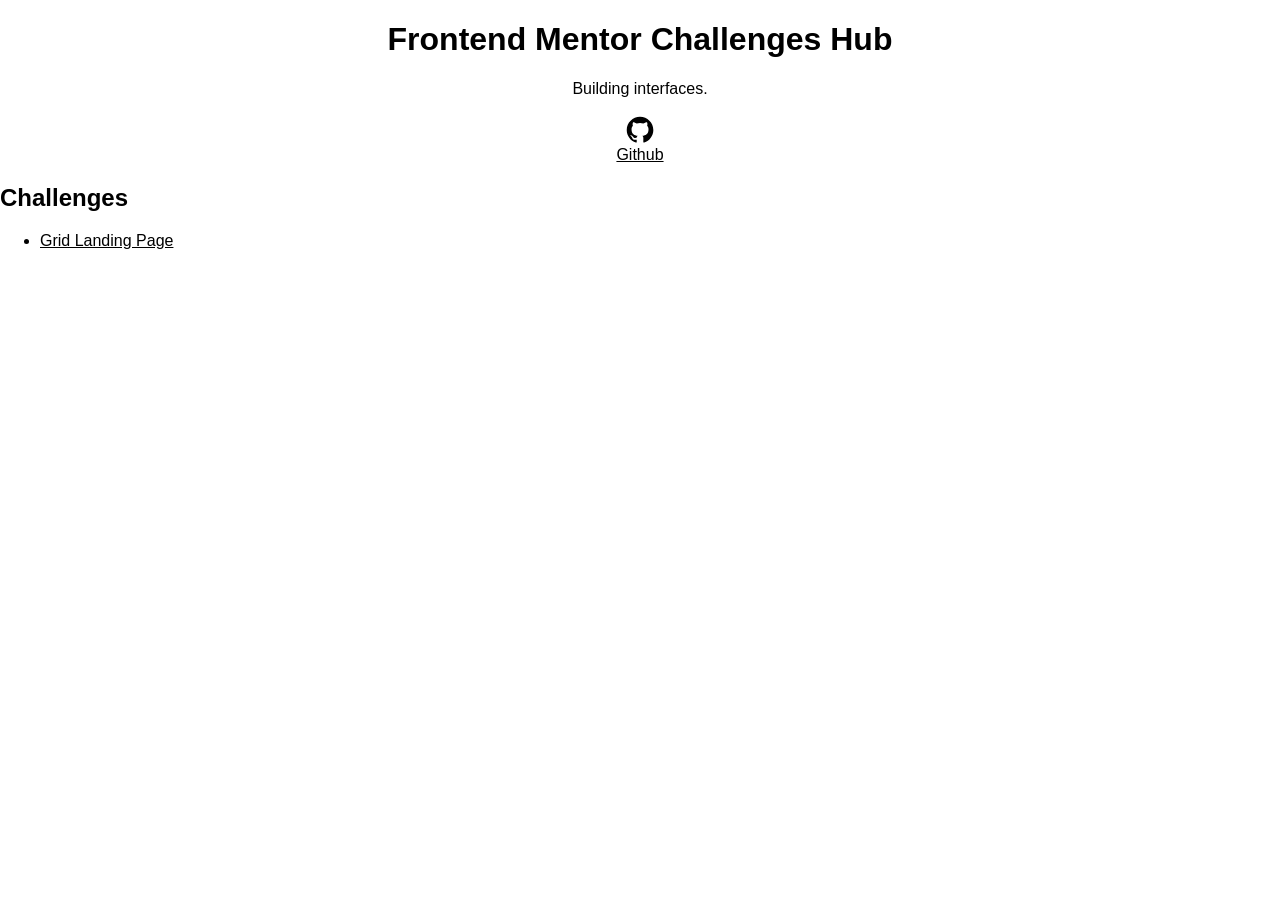
<file: index.html>
<!DOCTYPE html>
<html lang="en">

<head>
    <meta charset="UTF-8">
    <meta name="viewport" content="width=device-width, initial-scale=1.0">
    <title>Site: Front-End Mentor Challenges</title>
    <link rel="stylesheet" href="style.css">
</head>

<body>
    <header class="header">
        <div class="header_content">
            <h1 class="header_title">Frontend Mentor Challenges Hub</h1>
            <p class="header_text">Building interfaces.</p>
        </div>
        <a href="https://github.com/vrroel"><img src="./images/github-logo.svg" alt="">Github</a>
    </header>

    <main>
        <section class="challenges">
            <h2>Challenges</h2>
            <ul>
                <li><a href="./grid-landing-page-main/index.html">Grid Landing Page</a></li>
            </ul>
        </section>
    </main>
</body>

</html>
</file>
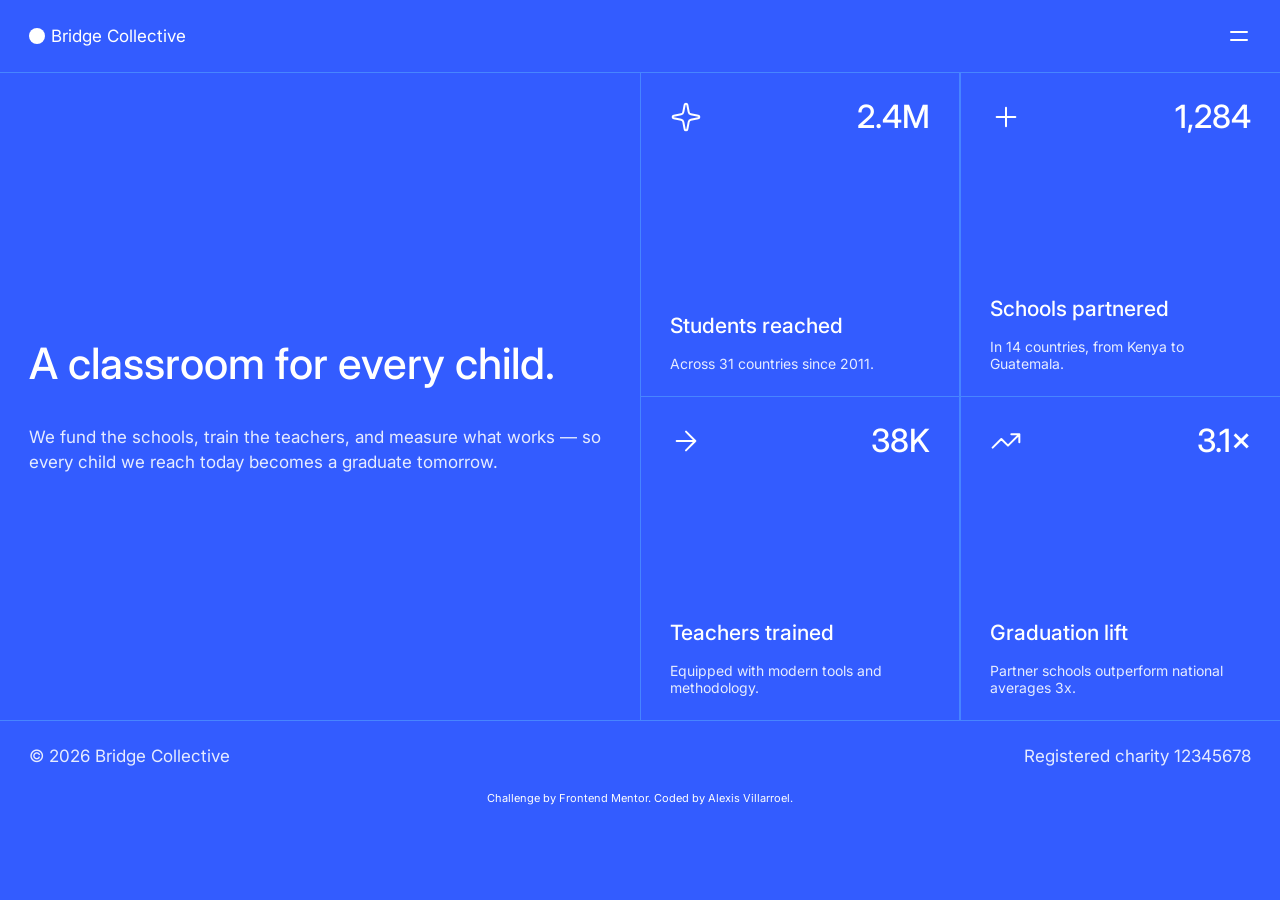
<file: grid-landing-page-main/index.html>
<!doctype html>
<html lang="en">

<head>
  <meta charset="UTF-8" />
  <meta name="viewport" content="width=device-width, initial-scale=1.0" />
  <!-- displays site properly based on user's device -->

  <link rel="icon" type="image/png" sizes="32x32" href="./assets/images/favicon-32x32.png" />

  <title>Frontend Mentor | Grid landing page</title>

  <link rel="preconnect" href="https://fonts.googleapis.com" />
  <link rel="preconnect" href="https://fonts.gstatic.com" crossorigin />
  <link
    href="https://fonts.googleapis.com/css2?family=Inter:ital,opsz,wght@0,14..32,100..900;1,14..32,100..900&display=swap"
    rel="stylesheet" />
  <link rel="stylesheet" href="./css/style.css" />

  <!-- Feel free to remove these styles or customise in your own stylesheet 👍 -->
  <style>
    .attribution {
      font-size: 11px;
      text-align: center;
    }

    .attribution a {
      color: hsl(240, 14%, 99%);
    }
  </style>
</head>

<body>
  <!-- Header -->
  <header class="header">
    <div class="container">
      <p class="brand_logo">Bridge Collective</p>
      <div class="header_menu_icons">
        <img class="menu_icon_open" src="assets/images/icon-menu.svg" alt="" />
        <img class="menu_icon_close close" src="./assets/images/icon-close.svg" alt="" />
      </div>
    </div>
  </header>
  <!-- Nav -->
  <nav class="nav_container close container">
    <ul class="nav_menu">
      <li>
        <a href="https://vrroel.github.io/frontend_mentor_hub/">About</a>
      </li>
      <li>
        <a href="https://vrroel.github.io/frontend_mentor_hub/">Our Work</a>
      </li>
      <li>
        <a href="https://vrroel.github.io/frontend_mentor_hub/">Parthners</a>
      </li>
      <li>
        <a href="https://vrroel.github.io/frontend_mentor_hub/">Annual Report</a>
      </li>
      <li>
        <a href="https://vrroel.github.io/frontend_mentor_hub/">Donate</a>
      </li>
    </ul>
  </nav>

  <div class="grid-container">
    <!-- Hero -->
    <section class="hero to_overlay">
      <div class="container">
        <h1 class="hero_title">A classroom for every child.</h1>
        <p class="hero_text">
          We fund the schools, train the teachers, and measure what works — so
          every child we reach today becomes a graduate tomorrow.
        </p>
      </div>
    </section>

    <main class="main_section to_overlay">
      <!-- Stats -->
      <ul class="stats">
        <li class="stats_item container">
          <div class="stat_value_wrapper">
            <img class="stat_icon" src="./assets/images/icon-sparkle.svg" alt="" />
            <span class="stat_number">2.4M</span>
          </div>
          <div class="stat_details">
            <h2>Students reached</h2>
            <p>Across 31 countries since 2011.</p>
          </div>
        </li>

        <li class="stats_item container">
          <div class="stat_value_wrapper">
            <img class="stat_icon" src="./assets/images/icon-plus.svg" alt="" />
            <span class="stat_number">1,284</span>
          </div>
          <div class="stat_details">
            <h2>Schools partnered</h2>
            <p>In 14 countries, from Kenya to Guatemala.</p>
          </div>
        </li>

        <li class="stats_item container">
          <div class="stat_value_wrapper">
            <img class="stat_icon" src="./assets/images/icon-arrow-right.svg" alt="" />
            <span class="stat_number">38K</span>
          </div>
          <div class="stat_details">
            <h2>Teachers trained</h2>
            <p>Equipped with modern tools and methodology.</p>
          </div>
        </li>

        <li class="stats_item container">
          <div class="stat_value_wrapper">
            <img class="stat_icon" src="./assets/images/icon-trending-up.svg" alt="" />
            <span class="stat_number">3.1×</span>
          </div>
          <div class="stat_details">
            <h2>Graduation lift</h2>
            <p>Partner schools outperform national averages 3x.</p>
          </div>
        </li>
      </ul>
    </main>
  </div>

  <!-- Footer -->
  <footer class="footer container to_overlay">
    <p class="footer_info">© 2026 Bridge Collective</p>
    <p class="footer_info">Registered charity 12345678</p>
  </footer>

  <!-- Menu panel — hidden until the hamburger is activated -->
  <!-- About
  Our Work
  Partners
  Annual Report
  Donate -->

  <div class="attribution">
    Challenge by
    <a href="https://www.frontendmentor.io?ref=challenge">Frontend Mentor</a>.
    Coded by
    <a href="https://vrroel.github.io/frontend_mentor_hub/">Alexis Villarroel</a>.
  </div>
</body>

<script src="./script.js"></script>

</html>
</file>
<file: style.css>
html{
    box-sizing: border-box;
}

body{
    font-family: Arial, Helvetica, sans-serif;
    margin: 0;
}

a{
    /* text-decoration: none; */
    color: inherit;
}

img{
    max-width: 100%;
    display: block;
}

.header {
    /* padding:0 2rem; */
    /* display: flex; */
    justify-content: space-between;
    align-items: center;
    gap: 1rem;
    text-align: center;
}

.header img{
    width: 2rem;
    margin: 0 auto;
}
</file>
<file: grid-landing-page-main/css/style.css>
:root {
  --White: hsl(0, 0%, 100%);
  --Blue_200: hsl(224, 100%, 95%);
  --Blue_400: hsl(220, 100%, 64%);
  --Blue_600: hsl(228, 100%, 60%);
  --Blue_700: hsl(228, 99%, 58%);
  --Blue_dark: hsl(228, 83%, 50%);
  --Black: hsl(0, 0%, 0%);
  /* — used at 25% opacity for the menu overlay */
}

html {
  box-sizing: border-box;
}

body {
  background: var(--Blue_600);
  margin: 0;
  font-family: "Inter", sans-serif;
  color: var(--White);
}

p {
  font-size: 17px;
  margin: 0;
}

a {
  text-decoration: none;
}

ul {
  list-style-type: none;
  margin: 0;
  padding: 0;
}

img {
  display: block;
}

.container {
  padding: 1.5rem 1.8rem;
}

.header .container {
  display: flex;
  justify-content: space-between;
  align-items: center;
  border-bottom: 1px solid var(--Blue_400);
}

.brand_logo {
  display: flex;
  align-items: center;
}

.brand_logo::before {
  content: "";
  width: 1rem;
  height: 1rem;
  background: var(--White);
  display: inline-block;
  margin-right: 6px;
  border-radius: 50%;
}

.header_menu_icons:hover {
  cursor: pointer;
}

.open {
  display: block;
}
.close {
  display: none;
}

.nav_container {
  z-index: 1;
}

.nav_container.container {
  position: absolute;
  background: var(--Blue_600);
  width: 100%;
  padding: 3.2rem 0;
}

.nav_menu {
  text-align: center;
  display: flex;
  flex-direction: column;
  gap: 0.5rem;
  /* align-items: center; */
}

.nav_menu a {
  color: inherit;
  font-size: 2rem;
  display: inline-block;
  text-align: center;
  border-bottom: 2px solid transparent;
}

.nav_menu a:hover {
  border-bottom: 2px solid;
}

.hero {
  border-bottom: 1px solid var(--Blue_400);
  position: relative;
}

.hero_title {
  font-weight: 500;
  font-size: 2.7rem;
}

.hero_text {
  line-height: 1.5;
  color: var(--Blue_200);
  margin-bottom: 1rem;
}

.main_section {
  position: relative;
}

.stats_item {
  display: flex;
  flex-direction: column;
  justify-content: space-between;
  height: 275px;
  border-bottom: 1px solid var(--Blue_400);
}

.stat_value_wrapper {
  display: flex;
  justify-content: space-between;
  align-items: center;
}

.stat_number {
  font-size: 2rem;
  font-weight: 500;
}

.stat_details {
  font-size: 14px;
}

.stat_details h2 {
  font-weight: 500;
}

.stat_details p {
  color: var(--Blue_200);
  font-size: 14px;
}

.footer {
  line-height: 1.3;
  color: var(--Blue_200);
  position: relative;
}

.hero::before,
.main_section::before,
.footer::before {
  content: "";
  position: absolute;
  inset: 0;
  background: rgba(0, 0, 0, 0.2); /* Color oscuro semi-transparente */
  opacity: 0;
  pointer-events: none;
  transition: opacity 0.3s ease;
  /* z-index: 1; */
}

.hero.open::before,
.main_section.open::before,
.footer.open::before {
  opacity: 1;
}

/* media querys */
@media screen and (min-width: 44rem) {
  .stats_item:nth-child(odd) {
    border-right: 1px solid var(--Blue_400);
  }

  .stats {
    display: grid;
    grid-template-columns: repeat(2, 1fr);
  }

  .footer {
    display: flex;
    justify-content: space-between;
  }
}

@media screen and (min-width: 64rem) {
  .grid-container {
    display: grid;
    grid-template-columns: repeat(2, 1fr);
  }

  .hero {
    display: grid;
    place-content: center;
  }

  .stats_item {
    border-left: 1px solid var(--Blue_400);
    border-bottom: 1px solid var(--Blue_400);
  }

  .nav_container.container {
    height: 100%;
    width: 25%;
    right: 0;
  }
}
</file>
